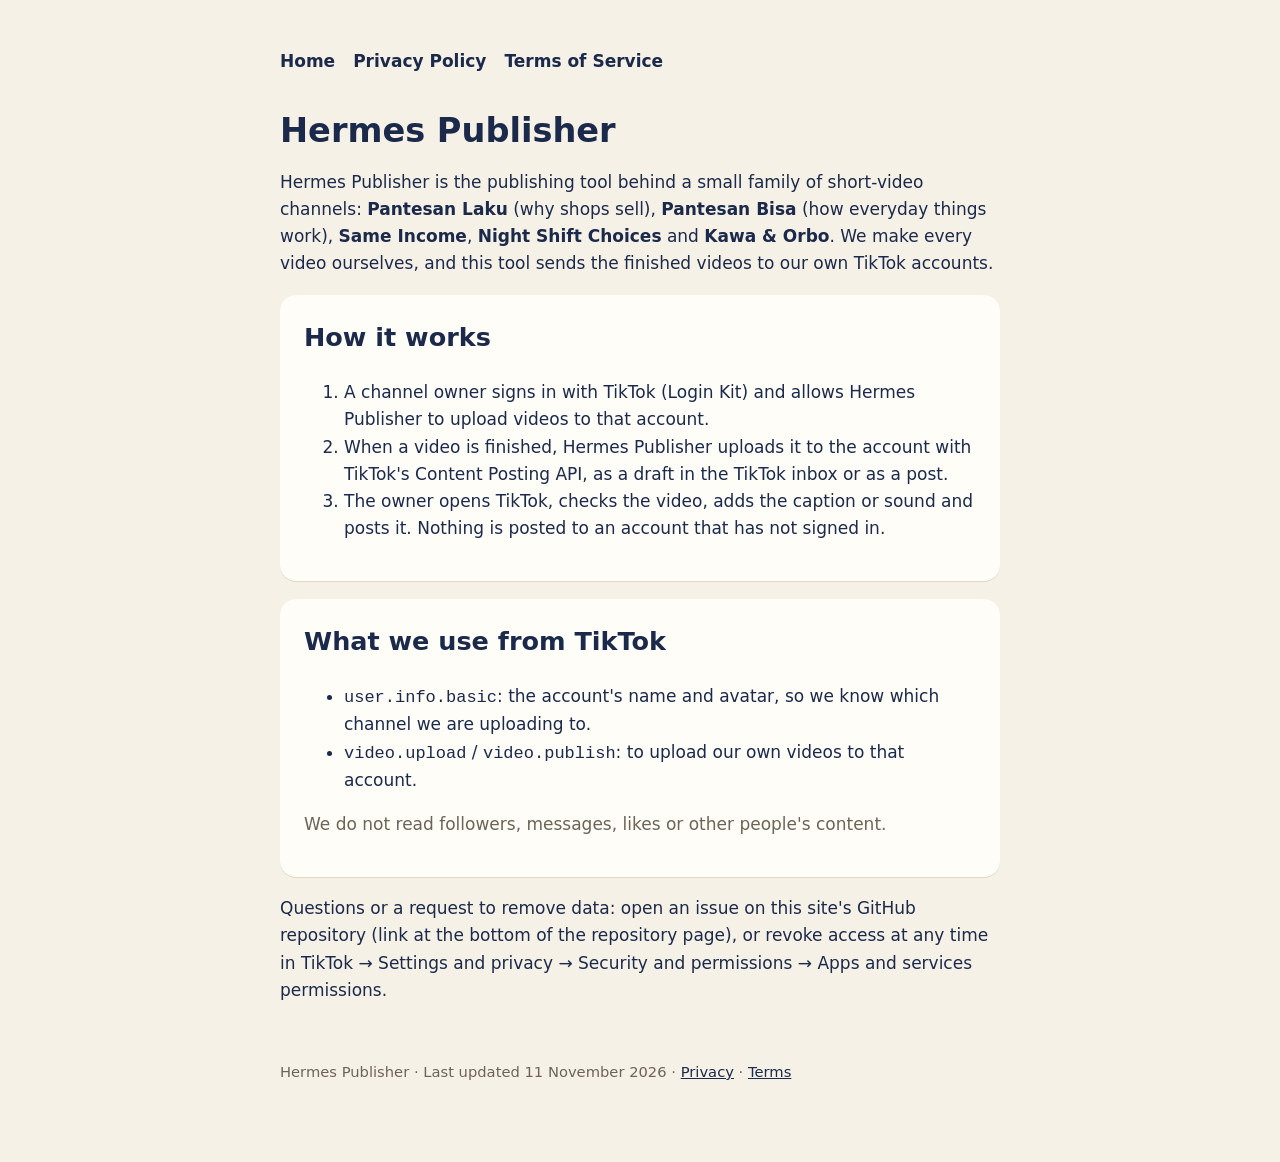
<file: index.html>
<!doctype html><html lang="en"><head><meta charset="utf-8"><meta name="viewport" content="width=device-width,initial-scale=1"><title>Hermes Publisher</title><link rel="stylesheet" href="./style.css"></head><body><main>
<nav><a href="./">Home</a><a href="./privacy.html">Privacy Policy</a><a href="./terms.html">Terms of Service</a></nav>
<h1>Hermes Publisher</h1>
<p>Hermes Publisher is the publishing tool behind a small family of short-video channels: <b>Pantesan Laku</b> (why shops sell), <b>Pantesan Bisa</b> (how everyday things work), <b>Same Income</b>, <b>Night Shift Choices</b> and <b>Kawa &amp; Orbo</b>. We make every video ourselves, and this tool sends the finished videos to our own TikTok accounts.</p>
<div class="card"><h2 style="margin-top:0">How it works</h2>
<ol><li>A channel owner signs in with TikTok (Login Kit) and allows Hermes Publisher to upload videos to that account.</li>
<li>When a video is finished, Hermes Publisher uploads it to the account with TikTok's Content Posting API, as a draft in the TikTok inbox or as a post.</li>
<li>The owner opens TikTok, checks the video, adds the caption or sound and posts it. Nothing is posted to an account that has not signed in.</li></ol></div>
<div class="card"><h2 style="margin-top:0">What we use from TikTok</h2>
<ul><li><code>user.info.basic</code>: the account's name and avatar, so we know which channel we are uploading to.</li>
<li><code>video.upload</code> / <code>video.publish</code>: to upload our own videos to that account.</li></ul>
<p class="muted">We do not read followers, messages, likes or other people's content.</p></div>
<p>Questions or a request to remove data: open an issue on this site's GitHub repository (link at the bottom of the repository page), or revoke access at any time in TikTok → Settings and privacy → Security and permissions → Apps and services permissions.</p>
<footer>Hermes Publisher · Last updated 11 November 2026 · <a href="./privacy.html">Privacy</a> · <a href="./terms.html">Terms</a></footer></main></body></html>
</file>
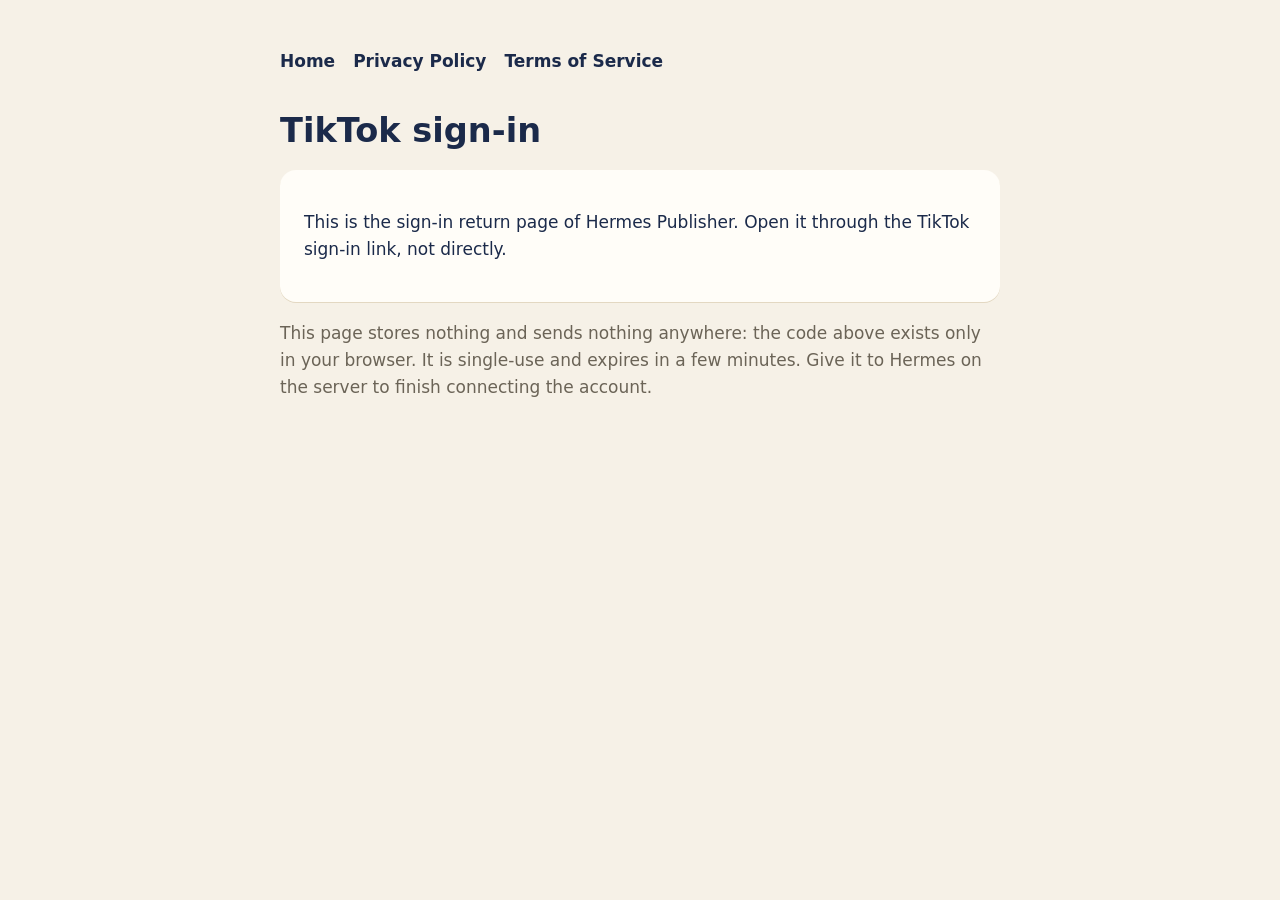
<file: callback/index.html>
<!doctype html><html lang="en"><head><meta charset="utf-8"><meta name="viewport" content="width=device-width,initial-scale=1"><meta name="referrer" content="no-referrer"><title>Connected · Hermes Publisher</title><link rel="stylesheet" href="../style.css"></head><body><main>
<nav><a href="../">Home</a><a href="../privacy.html">Privacy Policy</a><a href="../terms.html">Terms of Service</a></nav>
<h1 id="judul">TikTok sign-in</h1>
<div class="card" id="isi"><p class="muted">Reading the response from TikTok…</p></div>
<p class="muted">This page stores nothing and sends nothing anywhere: the code above exists only in your browser. It is single-use and expires in a few minutes. Give it to Hermes on the server to finish connecting the account.</p>
<script>
const q = new URLSearchParams(location.search), isi = document.getElementById("isi"), judul = document.getElementById("judul");
const esc = (s) => String(s).replace(/[&<>"']/g, (c) => ({ "&": "&amp;", "<": "&lt;", ">": "&gt;", '"': "&quot;", "'": "&#39;" }[c]));
if (q.get("error")) {
  judul.textContent = "Sign-in was not completed";
  isi.innerHTML = `<p><b>${esc(q.get("error"))}</b></p><p>${esc(q.get("error_description") || "")}</p>`;
} else if (q.get("code")) {
  judul.textContent = "Account connected: one more step";
  const kode = q.get("code"), state = q.get("state") || "";
  isi.innerHTML = `<p>Copy this and paste it to Hermes:</p><span class="code" id="kode">${esc(kode)}${state ? " " + esc(state) : ""}</span><button id="salin">Copy</button>`;
  document.getElementById("salin").onclick = async () => { await navigator.clipboard.writeText(document.getElementById("kode").textContent); document.getElementById("salin").textContent = "Copied"; };
  history.replaceState(null, "", location.pathname);  // keep the code out of the history and address bar
} else {
  isi.innerHTML = "<p>This is the sign-in return page of Hermes Publisher. Open it through the TikTok sign-in link, not directly.</p>";
}
</script>
</main></body></html>
</file>
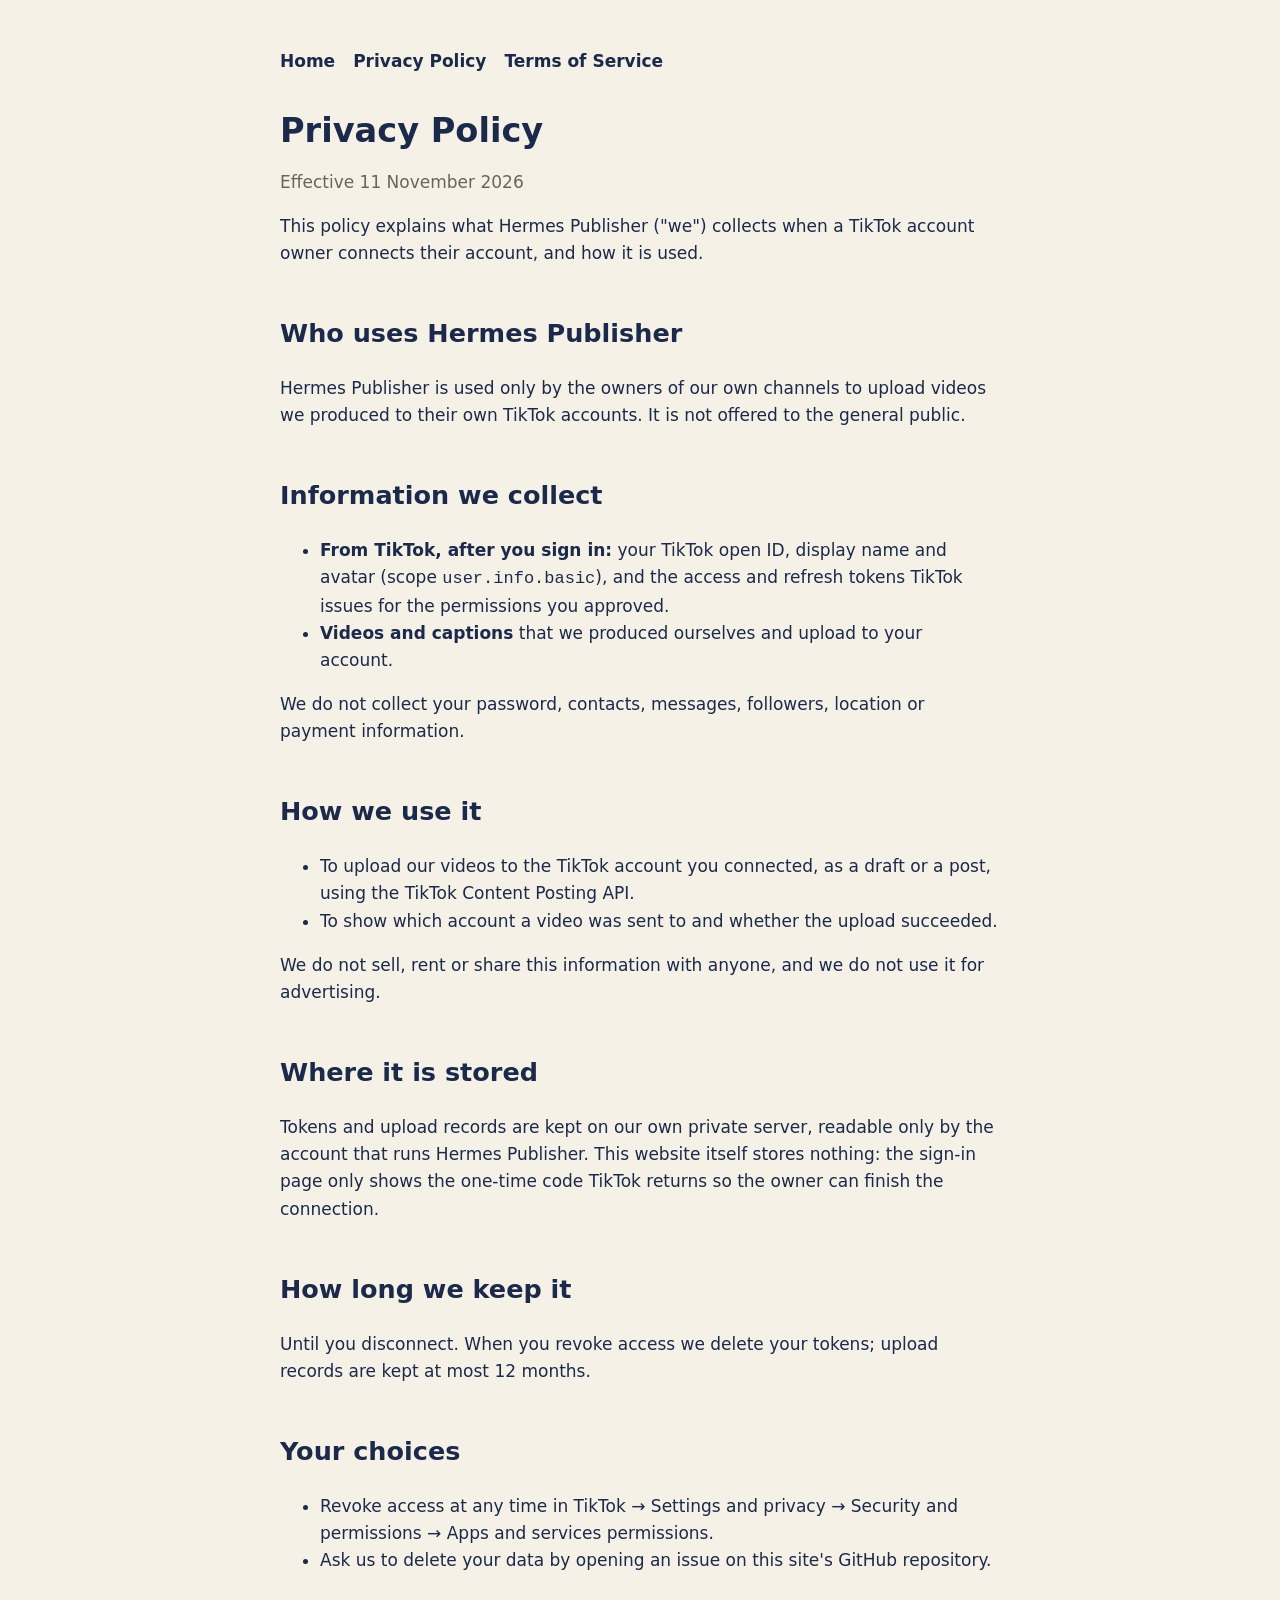
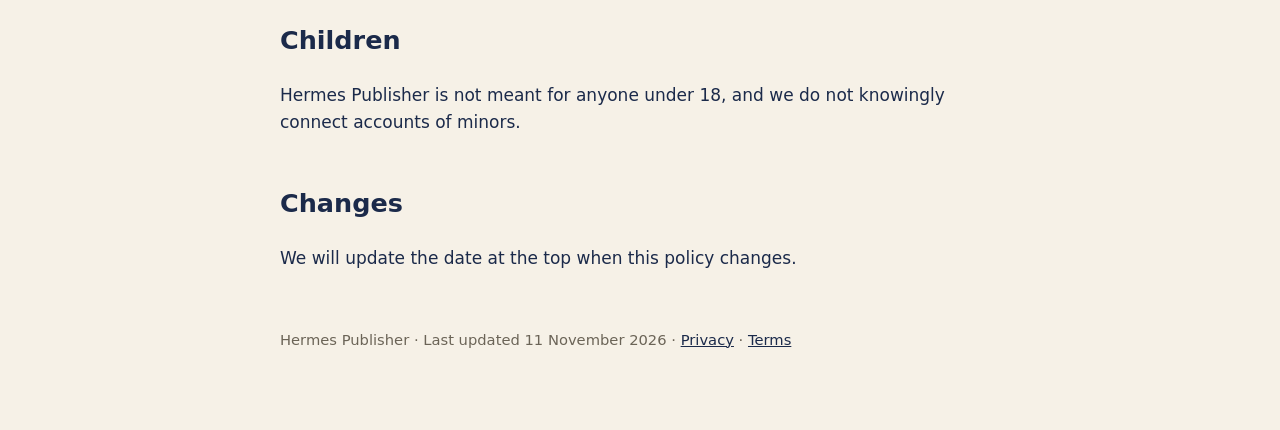
<file: privacy.html>
<!doctype html><html lang="en"><head><meta charset="utf-8"><meta name="viewport" content="width=device-width,initial-scale=1"><title>Privacy Policy · Hermes Publisher</title><link rel="stylesheet" href="./style.css"></head><body><main>
<nav><a href="./">Home</a><a href="./privacy.html">Privacy Policy</a><a href="./terms.html">Terms of Service</a></nav>
<h1>Privacy Policy</h1><p class="muted">Effective 11 November 2026</p>
<p>This policy explains what Hermes Publisher ("we") collects when a TikTok account owner connects their account, and how it is used.</p>
<h2>Who uses Hermes Publisher</h2><p>Hermes Publisher is used only by the owners of our own channels to upload videos we produced to their own TikTok accounts. It is not offered to the general public.</p>
<h2>Information we collect</h2><ul>
<li><b>From TikTok, after you sign in:</b> your TikTok open ID, display name and avatar (scope <code>user.info.basic</code>), and the access and refresh tokens TikTok issues for the permissions you approved.</li>
<li><b>Videos and captions</b> that we produced ourselves and upload to your account.</li></ul>
<p>We do not collect your password, contacts, messages, followers, location or payment information.</p>
<h2>How we use it</h2><ul><li>To upload our videos to the TikTok account you connected, as a draft or a post, using the TikTok Content Posting API.</li>
<li>To show which account a video was sent to and whether the upload succeeded.</li></ul>
<p>We do not sell, rent or share this information with anyone, and we do not use it for advertising.</p>
<h2>Where it is stored</h2><p>Tokens and upload records are kept on our own private server, readable only by the account that runs Hermes Publisher. This website itself stores nothing: the sign-in page only shows the one-time code TikTok returns so the owner can finish the connection.</p>
<h2>How long we keep it</h2><p>Until you disconnect. When you revoke access we delete your tokens; upload records are kept at most 12 months.</p>
<h2>Your choices</h2><ul><li>Revoke access at any time in TikTok → Settings and privacy → Security and permissions → Apps and services permissions.</li>
<li>Ask us to delete your data by opening an issue on this site's GitHub repository.</li></ul>
<h2>Children</h2><p>Hermes Publisher is not meant for anyone under 18, and we do not knowingly connect accounts of minors.</p>
<h2>Changes</h2><p>We will update the date at the top when this policy changes.</p>
<footer>Hermes Publisher · Last updated 11 November 2026 · <a href="./privacy.html">Privacy</a> · <a href="./terms.html">Terms</a></footer></main></body></html>
</file>
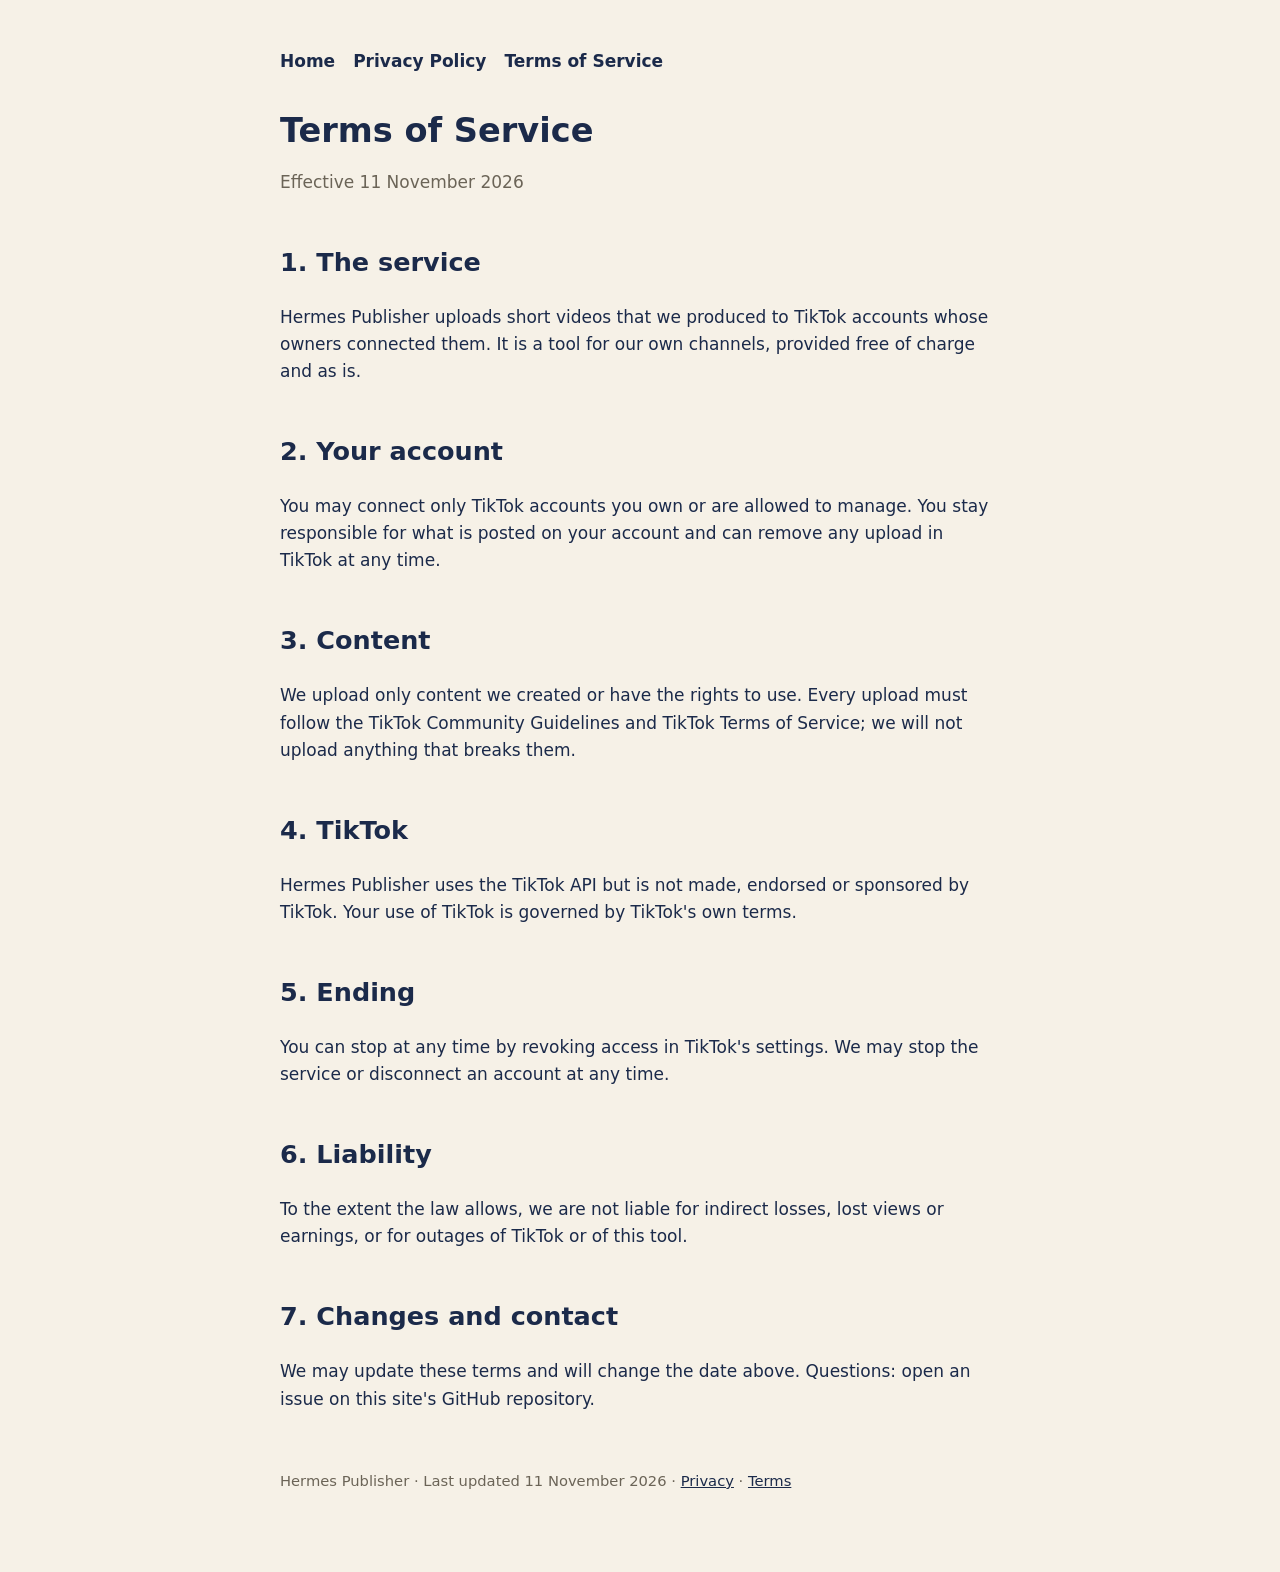
<file: terms.html>
<!doctype html><html lang="en"><head><meta charset="utf-8"><meta name="viewport" content="width=device-width,initial-scale=1"><title>Terms of Service · Hermes Publisher</title><link rel="stylesheet" href="./style.css"></head><body><main>
<nav><a href="./">Home</a><a href="./privacy.html">Privacy Policy</a><a href="./terms.html">Terms of Service</a></nav>
<h1>Terms of Service</h1><p class="muted">Effective 11 November 2026</p>
<h2>1. The service</h2><p>Hermes Publisher uploads short videos that we produced to TikTok accounts whose owners connected them. It is a tool for our own channels, provided free of charge and as is.</p>
<h2>2. Your account</h2><p>You may connect only TikTok accounts you own or are allowed to manage. You stay responsible for what is posted on your account and can remove any upload in TikTok at any time.</p>
<h2>3. Content</h2><p>We upload only content we created or have the rights to use. Every upload must follow the TikTok Community Guidelines and TikTok Terms of Service; we will not upload anything that breaks them.</p>
<h2>4. TikTok</h2><p>Hermes Publisher uses the TikTok API but is not made, endorsed or sponsored by TikTok. Your use of TikTok is governed by TikTok's own terms.</p>
<h2>5. Ending</h2><p>You can stop at any time by revoking access in TikTok's settings. We may stop the service or disconnect an account at any time.</p>
<h2>6. Liability</h2><p>To the extent the law allows, we are not liable for indirect losses, lost views or earnings, or for outages of TikTok or of this tool.</p>
<h2>7. Changes and contact</h2><p>We may update these terms and will change the date above. Questions: open an issue on this site's GitHub repository.</p>
<footer>Hermes Publisher · Last updated 11 November 2026 · <a href="./privacy.html">Privacy</a> · <a href="./terms.html">Terms</a></footer></main></body></html>
</file>
<file: style.css>
:root{--bg:#f6f1e7;--card:#fffdf8;--ink:#1b2a4a;--muted:#6b6457;--accent:#e5484d}
*{box-sizing:border-box}body{margin:0;background:var(--bg);color:var(--ink);font:17px/1.6 system-ui,-apple-system,"Segoe UI",sans-serif}
main{max-width:760px;margin:0 auto;padding:48px 20px 80px}header a,footer a{color:var(--ink)}
nav{display:flex;gap:18px;flex-wrap:wrap;margin-bottom:36px;font-weight:600}nav a{text-decoration:none;color:var(--ink)}nav a:hover{text-decoration:underline}
h1{font-size:2.1rem;line-height:1.2;margin:.2em 0 .5em}h2{margin-top:1.8em}.card{background:var(--card);border-radius:16px;padding:22px 24px;margin:18px 0;box-shadow:0 1px 0 #e3d8c2}
.muted{color:var(--muted)}footer{margin-top:56px;font-size:.92rem;color:var(--muted)}code,.code{font-family:ui-monospace,Menlo,monospace}
.code{display:block;background:#1b2a4a;color:#fff;padding:14px 16px;border-radius:12px;word-break:break-all;font-size:15px}
button{background:var(--accent);color:#fff;border:0;border-radius:10px;padding:10px 18px;font-weight:700;font-size:16px;cursor:pointer;margin-top:12px}
</file>
